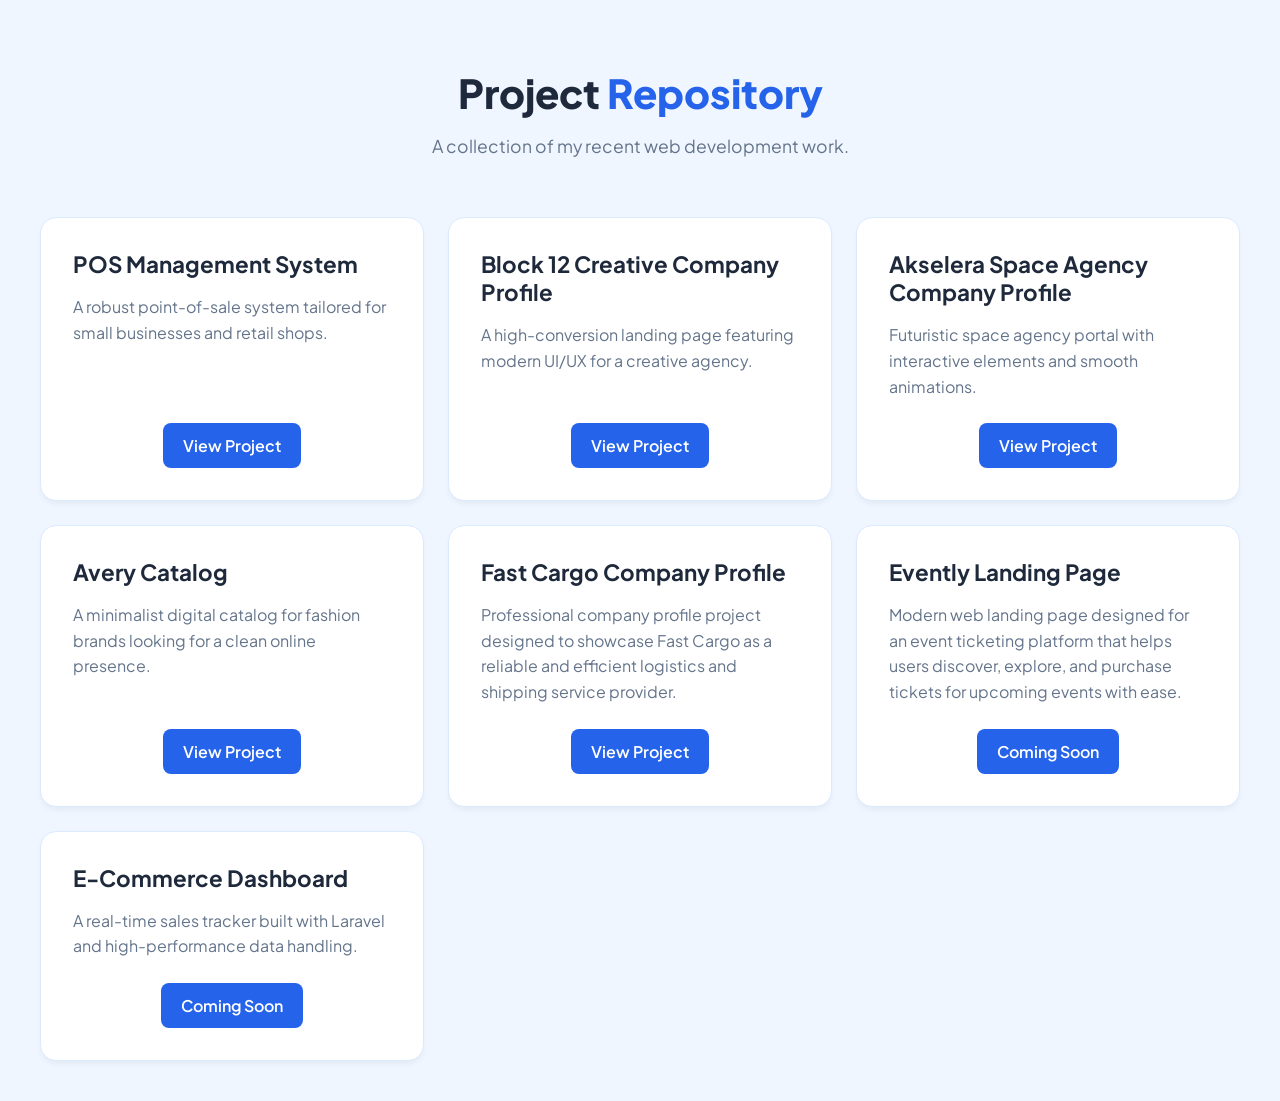
<file: index.html>
<!DOCTYPE html>
<html lang="en">
<head>
    <meta charset="UTF-8">
    <meta name="viewport" content="width=device-width, initial-scale=1.0">
    <title>repo.me | Portfolio</title>
    <link href="https://fonts.googleapis.com/css2?family=Plus+Jakarta+Sans:wght@400;600;800&display=swap" rel="stylesheet">
    <link rel="stylesheet" href="assets/css/style.css">
</head>
<body>
    <header>
        <h1>Project<span> Repository</span></h1>
        <p>A collection of my recent web development work.</p>
    </header>

    <div class="wrapper">
        <main id="project-grid" class="grid-container"></main>
    </div>

    <script src="assets/js/script.js"></script>
</body>
</html>
</file>
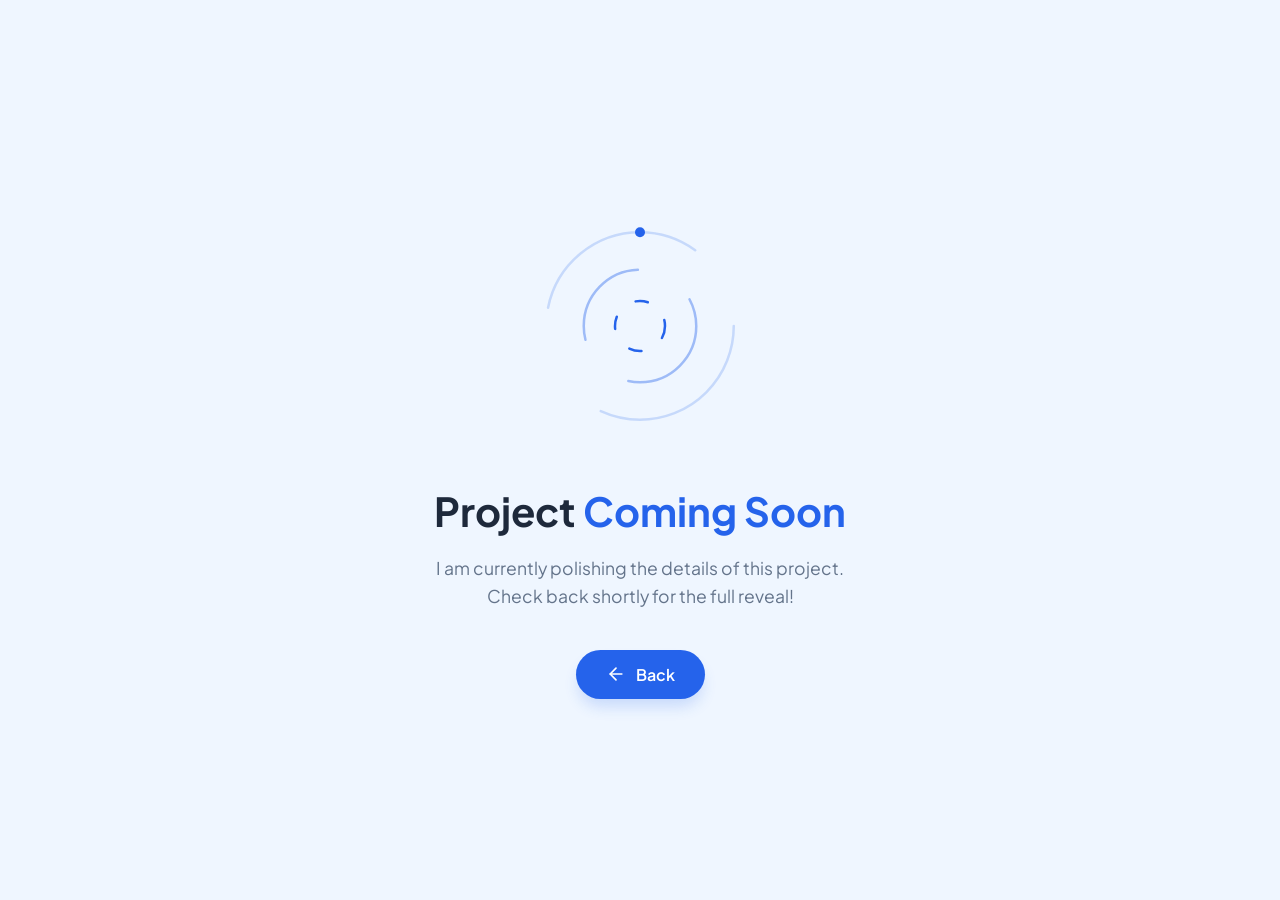
<file: coming-soon.html>
<!DOCTYPE html>
<html lang="en">
<head>
    <meta charset="UTF-8">
    <meta name="viewport" content="width=device-width, initial-scale=1.0">
    <title>Coming Soon | repo.me</title>
    <link href="https://fonts.googleapis.com/css2?family=Plus+Jakarta+Sans:wght@400;700&display=swap" rel="stylesheet">
    <link rel="stylesheet" href="assets/css/coming-soon.css">
</head>
<body>
    <div class="container">
        <div class="animation-container">
            <svg viewBox="0 0 200 200" xmlns="http://www.w3.org/2000/svg">
                <circle cx="100" cy="100" r="20" class="circle-inner" />
                <circle cx="100" cy="100" r="45" class="ring-mid" />
                <circle cx="100" cy="100" r="75" class="ring-out" />
                <circle cx="100" cy="25" r="4" class="dot" />
            </svg>
        </div>

        <h1>Project <span>Coming Soon</span></h1>
        <p>I am currently polishing the details of this project. <br>Check back shortly for the full reveal!</p>
        
        <a href="index.html" class="go-back-btn">
            <svg width="20" height="20" viewBox="0 0 24 24" fill="none" stroke="currentColor" stroke-width="2" stroke-linecap="round" stroke-linejoin="round"><line x1="19" y1="12" x2="5" y2="12"></line><polyline points="12 19 5 12 12 5"></polyline></svg>
            Back
        </a>
    </div>
</body>
</html>
</file>
<file: assets/css/style.css>
:root {
    --primary-blue: #2563eb;       /* Main Branding Blue */
    --light-blue: #eff6ff;         /* Background Tint */
    --border-blue: #dbeafe;        /* Subtle Borders */
    --text-main: #1e293b;          /* Navy/Dark Slate for text */
    --text-muted: #64748b;         /* Grey-blue for descriptions */
    --white: #ffffff;
}

body {
    font-family: 'Plus Jakarta Sans', sans-serif;
    background-color: var(--light-blue);
    color: var(--text-main);
    margin: 0;
    padding: 40px 20px;
}

header {
    text-align: center;
    margin-bottom: 60px;
}

header h1 {
    font-weight: 800;
    font-size: 2.5rem;
    margin-bottom: 10px;
    color: var(--text-main);
}

header h1 span {
    color: var(--primary-blue);
}

header p {
    color: var(--text-muted);
    font-size: 1.1rem;
}

.wrapper {
    max-width: 1200px;
    margin: 0 auto;
}

/* Responsive Grid */
.grid-container {
    display: grid;
    /* Responsive logic: 1 col on mobile, 2 on tablet, 3 on PC */
    grid-template-columns: repeat(auto-fill, minmax(340px, 1fr));
    gap: 24px;
}

.project-card {
    background: var(--white);
    border: 1px solid var(--border-blue);
    border-radius: 16px;
    padding: 32px;
    display: flex;
    flex-direction: column;
    transition: all 0.3s ease;
    box-shadow: 0 4px 6px -1px rgba(0, 0, 0, 0.05);
    justify-content: center;
    align-items: center;
}

.project-card:hover {
    transform: translateY(-8px);
    border-color: var(--primary-blue);
    box-shadow: 0 20px 25px -5px rgba(37, 99, 235, 0.1);
}

.project-card h3 {
    margin: 0 0 12px 0;
    font-size: 1.4rem;
    color: var(--text-main);
}

.project-card p {
    color: var(--text-muted);
    line-height: 1.6;
    margin-bottom: 24px;
    flex-grow: 1; /* Pushes the button to the bottom */
}

.link-btn {
    display: inline-flex;
    align-items: center;
    justify-content: center;
    padding: 12px 20px;
    background-color: var(--primary-blue);
    color: var(--white);
    text-decoration: none;
    font-weight: 600;
    border-radius: 8px;
    transition: background 0.2s ease;
    width: fit-content;
    margin-top: auto; /* 👈 THIS pushes it to the bottom */
}

.link-btn:hover {
    background-color: #1d4ed8; /* Slightly darker blue */
}

/* Tablet / Mobile Adjustments */
@media (max-width: 600px) {
    .grid-container {
        grid-template-columns: 1fr; /* Force 1 column on small phones */
    }
    
    header h1 {
        font-size: 2rem;
    }
}
</file>
<file: assets/css/coming-soon.css>
:root {
    --primary-blue: #2563eb;
    --light-blue: #eff6ff;
    --text-dark: #1e293b;
    --text-muted: #64748b;
}

body {
    margin: 0;
    padding: 0;
    font-family: 'Plus Jakarta Sans', sans-serif;
    background-color: var(--light-blue);
    display: flex;
    justify-content: center;
    align-items: center;
    height: 100vh;
    color: var(--text-dark);
    overflow: hidden;
}

.container {
    text-align: center;
    padding: 20px;
    max-width: 500px;
}

/* SVG Animation Styles */
.animation-container {
    width: 250px;
    margin: 0 auto 30px auto;
}

svg {
    width: 100%;
    height: auto;
}

circle {
    fill: none;
    stroke: var(--primary-blue);
    stroke-width: 2;
    stroke-linecap: round;
}

.circle-inner {
    stroke-dasharray: 10, 20;
    animation: rotate 4s linear infinite;
}

.ring-mid {
    stroke-opacity: 0.4;
    stroke-dasharray: 80, 50;
    animation: rotate 8s linear infinite reverse;
}

.ring-out {
    stroke-opacity: 0.2;
    stroke-dasharray: 150, 100;
    animation: rotate 12s linear infinite;
}

.dot {
    fill: var(--primary-blue);
    stroke: none;
    animation: pulse 2s ease-in-out infinite;
}

@keyframes rotate {
    from { transform: rotate(0deg); transform-origin: center; }
    to { transform: rotate(360deg); transform-origin: center; }
}

@keyframes pulse {
    0%, 100% { opacity: 1; transform: scale(1); transform-origin: center; }
    50% { opacity: 0.3; transform: scale(0.8); transform-origin: center; }
}

/* Text & Button Styles */
h1 {
    font-size: 2.5rem;
    margin-bottom: 15px;
}

h1 span {
    color: var(--primary-blue);
}

p {
    color: var(--text-muted);
    font-size: 1.1rem;
    line-height: 1.6;
    margin-bottom: 40px;
}

.go-back-btn {
    display: inline-flex;
    align-items: center;
    gap: 10px;
    padding: 14px 30px;
    background-color: var(--primary-blue);
    color: white;
    text-decoration: none;
    font-weight: 600;
    border-radius: 50px;
    transition: all 0.3s ease;
    box-shadow: 0 10px 15px -3px rgba(37, 99, 235, 0.2);
}

.go-back-btn:hover {
    background-color: #1d4ed8;
    transform: translateX(-5px);
    box-shadow: 0 20px 25px -5px rgba(37, 99, 235, 0.3);
}
</file>
